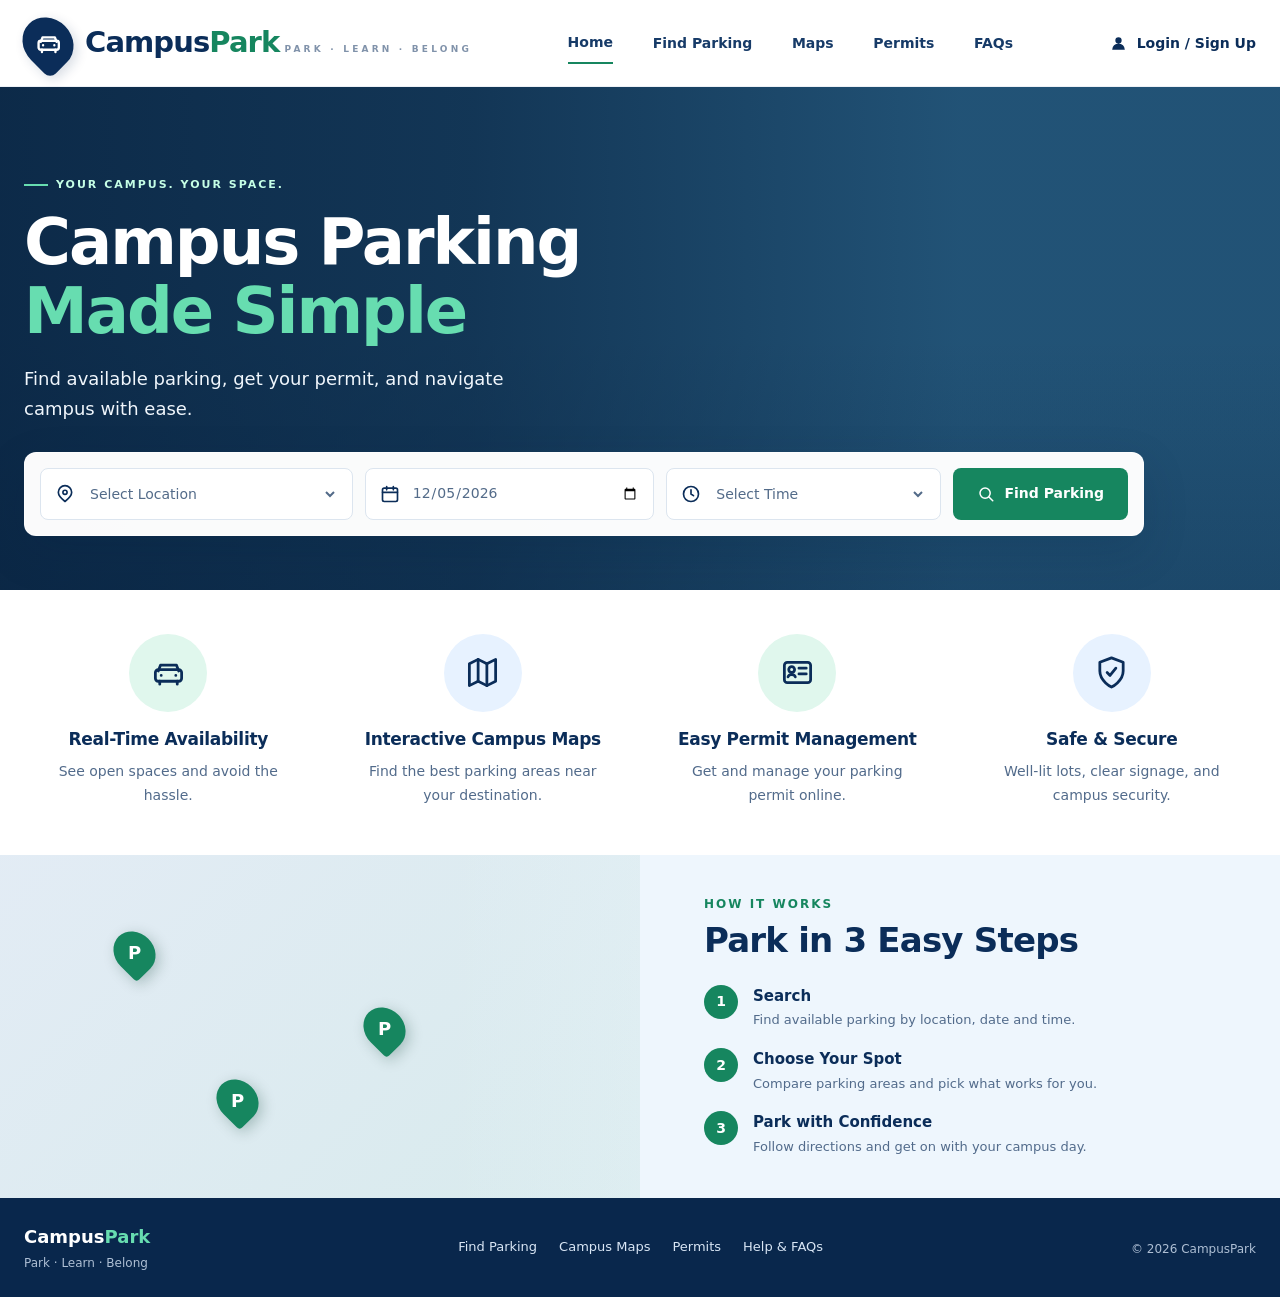
<file: index.html>
<!DOCTYPE html>
<html lang="en">
<head>
  <meta charset="UTF-8" />
  <meta name="viewport" content="width=device-width, initial-scale=1.0" />
  <meta name="description" content="Find campus parking, explore parking areas, and manage permits with CampusPark." />
  <title>CampusPark — Campus Parking Made Simple</title>
  <link rel="stylesheet" href="css/style.css">
</head>
<body>
  <header class="site-header">
    <div class="container nav">
      <a class="brand" href="#home" aria-label="CampusPark home">
        <span class="brand-mark" aria-hidden="true">
          <svg viewBox="0 0 24 24" fill="none" stroke="currentColor" stroke-width="2.1" stroke-linecap="round" stroke-linejoin="round"><path d="M5 11l1.5-4h11L19 11"/><rect x="3" y="10" width="18" height="8" rx="2"/><path d="M6 18v2m12-2v2M7 14h.01M17 14h.01"/></svg>
        </span>
        <span>
          <span class="brand-name">Campus<span>Park</span></span>
          <span class="tagline">PARK · LEARN · BELONG</span>
        </span>
      </a>

      <button class="menu-toggle" id="menuToggle" aria-label="Open navigation" aria-expanded="false">☰</button>
      <nav class="nav-links" id="navLinks" aria-label="Main navigation">
        <a class="active" href="#home">Home</a>
        <a href="#find-parking">Find Parking</a>
        <a href="#campus-maps">Maps</a>
        <a href="#permits">Permits</a>
        <a href="#faqs">FAQs</a>
      </nav>
      <a class="login-link" href="#login" aria-label="Login or sign up">
        <svg viewBox="0 0 24 24" aria-hidden="true"><path d="M12 12a4 4 0 1 0 0-8 4 4 0 0 0 0 8Zm-8 8a8 8 0 0 1 16 0H4Z"/></svg>
        Login / Sign Up
      </a>
    </div>
  </header>

  <main>
    <section class="hero" id="home">
      <div class="container hero-content">
        <div class="eyebrow">Your campus. Your space.</div>
        <h1>Campus Parking <span>Made Simple</span></h1>
        <p class="hero-copy">Find available parking, get your permit, and navigate campus with ease.</p>

        <form class="search-panel" id="parkingSearch">
          <label class="field">
            <svg viewBox="0 0 24 24" fill="none" stroke="currentColor" stroke-width="2" stroke-linecap="round" stroke-linejoin="round" aria-hidden="true"><path d="M20 10c0 5-8 11-8 11S4 15 4 10a8 8 0 1 1 16 0Z"/><circle cx="12" cy="10" r="2.5"/></svg>
            <select id="location" aria-label="Select parking location" required>
              <option value="">Select Location</option>
              <option>Boys Studio - 12</option>
              <option>Civil Engineering</option>
              <option>Boys Hostel - 3</option>
              <option>Archetecture Building</option>
              <option>Admission block</option>
              <option>Boys Studio - 11</option>
            </select>
          </label>
          <label class="field">
            <svg viewBox="0 0 24 24" fill="none" stroke="currentColor" stroke-width="2" stroke-linecap="round" stroke-linejoin="round" aria-hidden="true"><rect x="3" y="5" width="18" height="16" rx="2"/><path d="M16 3v4M8 3v4M3 10h18"/></svg>
            <input id="date" type="date" aria-label="Select date" required />
          </label>
          <label class="field">
            <svg viewBox="0 0 24 24" fill="none" stroke="currentColor" stroke-width="2" stroke-linecap="round" stroke-linejoin="round" aria-hidden="true"><circle cx="12" cy="12" r="9"/><path d="M12 7v5l3 2"/></svg>
            <select id="time" aria-label="Select time" required>
              <option value="">Select Time</option>
              <option>7:00 AM</option><option>8:00 AM</option><option>9:00 AM</option>
              <option>10:00 AM</option><option>11:00 AM</option><option>12:00 PM</option>
              <option>1:00 PM</option><option>2:00 PM</option><option>3:00 PM</option>
              <option>4:00 PM</option><option>5:00 PM</option><option>6:00 PM</option>
            </select>
          </label>
          <button class="search-button" type="submit">
            <svg viewBox="0 0 24 24" fill="none" stroke="currentColor" stroke-width="2" stroke-linecap="round"><circle cx="10.8" cy="10.8" r="6.8"/><path d="m16 16 5 5"/></svg>
            Find Parking
          </button>
        </form>
        <div class="notice" id="searchNotice" role="status" aria-live="polite"></div>
      </div>
    </section>

    <section class="features" aria-label="CampusPark features">
      <div class="container feature-grid">
        <article class="feature">
          <div class="feature-icon">
            <svg viewBox="0 0 24 24" fill="none" stroke-width="1.9" stroke-linecap="round" stroke-linejoin="round"><path d="m5 11 1.5-4h11L19 11"/><rect x="3" y="10" width="18" height="8" rx="2"/><path d="M6 18v2m12-2v2M7 14h.01M17 14h.01"/></svg>
          </div>
          <h2>Real-Time Availability</h2>
          <p>See open spaces and avoid the hassle.</p>
        </article>
        <article class="feature" id="campus-maps">
          <div class="feature-icon">
            <svg viewBox="0 0 24 24" fill="none" stroke-width="1.9" stroke-linecap="round" stroke-linejoin="round"><path d="m3 6 6-3 6 3 6-3v15l-6 3-6-3-6 3V6Z"/><path d="M9 3v15m6-12v15"/></svg>
          </div>
          <h2>Interactive Campus Maps</h2>
          <p>Find the best parking areas near your destination.</p>
        </article>
        <article class="feature" id="permits">
          <div class="feature-icon">
            <svg viewBox="0 0 24 24" fill="none" stroke-width="1.9" stroke-linecap="round" stroke-linejoin="round"><rect x="3" y="5" width="18" height="14" rx="2"/><circle cx="8" cy="10" r="2"/><path d="M5.5 15c.7-2 4.3-2 5 0M13 9h5m-5 4h5"/></svg>
          </div>
          <h2>Easy Permit Management</h2>
          <p>Get and manage your parking permit online.</p>
        </article>
        <article class="feature">
          <div class="feature-icon">
            <svg viewBox="0 0 24 24" fill="none" stroke-width="1.9" stroke-linecap="round" stroke-linejoin="round"><path d="M12 22s8-4 8-11V5l-8-3-8 3v6c0 7 8 11 8 11Z"/><path d="m9 12 2 2 4-5"/></svg>
          </div>
          <h2>Safe &amp; Secure</h2>
          <p>Well-lit lots, clear signage, and campus security.</p>
        </article>
      </div>
    </section>

    <section class="how-section" id="faqs">
      <div class="how-grid">
        <div class="map-art" role="img" aria-label="Aerial view of a university campus with parking locations">
          <span class="map-pin pin-one"><span>P</span></span>
          <span class="map-pin pin-two"><span>P</span></span>
          <span class="map-pin pin-three"><span>P</span></span>
        </div>
        <div class="how-content">
          <p class="section-label">HOW IT WORKS</p>
          <h2>Park in 3 Easy Steps</h2>
          <div class="steps">
            <article class="step">
              <span class="step-number">1</span>
              <div><h3>Search</h3><p>Find available parking by location, date and time.</p></div>
            </article>
            <article class="step">
              <span class="step-number">2</span>
              <div><h3>Choose Your Spot</h3><p>Compare parking areas and pick what works for you.</p></div>
            </article>
            <article class="step">
              <span class="step-number">3</span>
              <div><h3>Park with Confidence</h3><p>Follow directions and get on with your campus day.</p></div>
            </article>
          </div>
        </div>
      </div>
    </section>
  </main>

  <footer id="login">
    <div class="container footer-inner">
      <div>
        <a href="#home" class="footer-brand">Campus<span>Park</span></a>
        <p>Park · Learn · Belong</p>
      </div>
      <nav class="footer-links" aria-label="Footer navigation">
        <a href="#find-parking">Find Parking</a>
        <a href="#campus-maps">Campus Maps</a>
        <a href="#permits">Permits</a>
        <a href="#faqs">Help &amp; FAQs</a>
      </nav>
      <p>© <span id="year"></span> CampusPark</p>
    </div>
  </footer>

  <script>
    const menuToggle = document.getElementById('menuToggle');
    const navLinks = document.getElementById('navLinks');
    menuToggle.addEventListener('click', () => {
      const open = navLinks.classList.toggle('open');
      menuToggle.setAttribute('aria-expanded', String(open));
      menuToggle.setAttribute('aria-label', open ? 'Close navigation' : 'Open navigation');
      menuToggle.textContent = open ? '×' : '☰';
    });

    // Set today's date as the earliest selectable day.
    const dateInput = document.getElementById('date');
    const today = new Date();
    const localToday = new Date(today.getTime() - today.getTimezoneOffset() * 60000).toISOString().slice(0, 10);
    dateInput.min = localToday;
    dateInput.value = localToday;
    document.getElementById('year').textContent = new Date().getFullYear();

    document.getElementById('parkingSearch').addEventListener('submit', (event) => {
      event.preventDefault();
      const location = document.getElementById('location').value;
      const date = dateInput.value;
      const time = document.getElementById('time').value;


      // console.log(location)
      if (location === "Boys Studio - 12") { 
        window.location.href = "pages/BH_12.html"

      }
      else if (location === "Civil Engineering") {
        window.location.href = "pages/Civil_Engineering.html"
      }
      else if (location === "Boys Hostel - 3") {
        window.location.href = "pages/BH_3.html"
      }
      else if (location === "Archetecture Building") {
        window.location.href = "pages/Archetecture_building.html"
      }
      else if (location === "Admission block") {
        window.location.href = "pages/Admission_block.html"
      }
      else if (location === "Boys Studio - 11") {
        window.location.href = "pages/BH_11.html"
      }
    });
      // const notice = document.getElementById('searchNotice');
      // notice.textContent = `Search ready for ${location} on ${date} at ${time}. Connect a parking availability system to show live spaces and reservations.`;
      // notice.classList.add('show');
      // notice.scrollIntoView({ behavior: 'smooth', block: 'nearest' });
    // });

    // const parking_place = document.querySelector(".search-button");
    // parking_place.addEventListener("click", function() {
  </script>
</body>
</html>
</file>
<file: css/style.css>
:root {
    --navy: #0b2d59;
    --navy-2: #123d70;
    --green: #16865f;
    --mint: #67ddb0;
    --ink: #16365e;
    --muted: #526b8b;
    --line: #dce5ef;
    --pale-blue: #eef6fd;
    --pale-green: #e0f7ed;
    --white: #fff;
    --shadow: 0 16px 45px rgba(7, 35, 71, .16);
}

* {
    box-sizing: border-box;
}

html {
    scroll-behavior: smooth;
}

body {
    margin: 0;
    color: var(--ink);
    background: #fff;
    font-family: Inter, ui-sans-serif, system-ui, -apple-system, BlinkMacSystemFont, "Segoe UI", sans-serif;
    line-height: 1.5;
}

a {
    color: inherit;
    text-decoration: none;
}

button,
input,
select {
    font: inherit;
}

button,
a,
select {
    -webkit-tap-highlight-color: transparent;
}

.container {
    width: min(1320px, calc(100% - 48px));
    margin-inline: auto;
}

/* Header */
.site-header {
    position: relative;
    z-index: 5;
    background: rgba(255, 255, 255, .97);
    border-bottom: 1px solid #edf1f6;
}

.nav {
    min-height: 86px;
    display: flex;
    align-items: center;
    justify-content: space-between;
    gap: 28px;
}

.brand {
    display: inline-flex;
    align-items: center;
    gap: 13px;
    flex-shrink: 0;
}

.brand-mark {
    width: 48px;
    height: 54px;
    display: grid;
    place-items: center;
    color: white;
    background: var(--navy);
    border-radius: 50% 50% 50% 8px;
    transform: rotate(-45deg);
    box-shadow: 0 5px 12px rgba(11, 45, 89, .16);
}

.brand-mark svg {
    width: 27px;
    height: 27px;
    transform: rotate(45deg);
}

.brand-name {
    color: var(--navy);
    font-weight: 800;
    font-size: 29px;
    letter-spacing: -.9px;
    line-height: 1.05;
}

.brand-name span {
    color: var(--green);
}

.tagline {
    margin-top: 6px;
    color: #8092aa;
    font-size: 9px;
    font-weight: 800;
    letter-spacing: 3.2px;
}

.nav-links {
    display: flex;
    align-items: center;
    gap: clamp(20px, 3.1vw, 48px);
}

.nav-links a {
    font-size: 14px;
    font-weight: 600;
    color: #173b68;
    padding: 9px 0;
}

.nav-links a.active {
    border-bottom: 2px solid var(--green);
}

.nav-links a:hover {
    color: var(--green);
}

.login-link {
    display: inline-flex;
    align-items: center;
    gap: 9px;
    white-space: nowrap;
    font-size: 14px;
    font-weight: 700;
    color: var(--navy);
}

.login-link svg {
    width: 19px;
    height: 19px;
    fill: currentColor;
}

.menu-toggle {
    display: none;
    border: 0;
    background: transparent;
    color: var(--navy);
    font-size: 27px;
    cursor: pointer;
}

/* Hero */
.hero {
    min-height: 485px;
    position: relative;
    isolation: isolate;
    display: flex;
    align-items: flex-start;
    overflow: hidden;
    background: #24577b;
    color: #fff;
}

.hero::before {
    content: "";
    position: absolute;
    inset: 0;
    z-index: -2;
    background:
        linear-gradient(90deg, rgba(6, 30, 59, .79) 0%, rgba(6, 30, 59, .58) 37%, rgba(6, 30, 59, .08) 75%),
        linear-gradient(0deg, rgba(6, 30, 59, .20), transparent 50%),
        url("https://images.unsplash.com/photo-1562774053-701939374585?auto=format&fit=crop&w=2200&q=85") center 52% / cover no-repeat;
}

.hero-content {
    padding-top: 82px;
    padding-bottom: 54px;
}

.eyebrow {
    display: inline-flex;
    align-items: center;
    gap: 8px;
    font-size: 11px;
    font-weight: 800;
    letter-spacing: 2px;
    text-transform: uppercase;
    color: #c5ffe6;
    margin-bottom: 15px;
}

.eyebrow::before {
    content: "";
    width: 24px;
    height: 2px;
    background: var(--mint);
}

h1 {
    margin: 0;
    max-width: 670px;
    font-size: clamp(42px, 5vw, 66px);
    line-height: 1.08;
    letter-spacing: -2px;
    font-weight: 850;
}

h1 span {
    display: block;
    color: var(--mint);
}

.hero-copy {
    max-width: 480px;
    margin: 18px 0 28px;
    color: #f0f6fc;
    font-size: 18px;
    line-height: 1.65;
}

.search-panel {
    display: grid;
    grid-template-columns: 1.08fr 1fr .95fr auto;
    gap: 12px;
    width: min(1120px, 100%);
    padding: 15px;
    background: rgba(255, 255, 255, .98);
    border: 1px solid rgba(255, 255, 255, .65);
    border-radius: 12px;
    box-shadow: var(--shadow);
}

.field {
    display: flex;
    align-items: center;
    gap: 11px;
    min-width: 0;
    height: 52px;
    padding: 0 14px;
    color: var(--navy);
    background: #fff;
    border: 1px solid var(--line);
    border-radius: 8px;
}

.field svg {
    width: 20px;
    height: 20px;
    flex-shrink: 0;
}

.field select,
.field input {
    width: 100%;
    min-width: 0;
    color: #536b89;
    background: transparent;
    border: 0;
    outline: 0;
    font-size: 14px;
}

.field select {
    cursor: pointer;
}

.search-button {
    display: inline-flex;
    align-items: center;
    justify-content: center;
    gap: 9px;
    min-height: 52px;
    padding: 0 24px;
    border: 0;
    border-radius: 8px;
    background: var(--green);
    color: white;
    font-size: 14px;
    font-weight: 800;
    cursor: pointer;
    transition: background .2s, transform .2s;
}

.search-button:hover {
    background: #0f704e;
    transform: translateY(-1px);
}

.search-button svg {
    width: 18px;
    height: 18px;
}

/* Feature strip */
.features {
    padding: 42px 0 45px;
    background: #fff;
}

.feature-grid {
    display: grid;
    grid-template-columns: repeat(4, 1fr);
    gap: 26px;
}

.feature {
    text-align: center;
    padding: 2px 18px;
}

.feature-icon {
    width: 78px;
    height: 78px;
    margin: 0 auto 15px;
    display: grid;
    place-items: center;
    border-radius: 50%;
    color: var(--navy);
    background: var(--pale-green);
}

.feature:nth-child(even) .feature-icon {
    background: #e7f2ff;
}

.feature-icon svg {
    width: 35px;
    height: 35px;
    stroke: currentColor;
}

.feature h2 {
    margin: 0 0 8px;
    color: var(--navy);
    font-size: 17px;
    letter-spacing: -.3px;
}

.feature p {
    max-width: 245px;
    margin: 0 auto;
    color: var(--muted);
    font-size: 14px;
    line-height: 1.7;
}

/* How it works */
.how-section {
    background: var(--pale-blue);
}

.how-grid {
    display: grid;
    grid-template-columns: 1fr 1fr;
    min-height: 330px;
}

.map-art {
    min-height: 330px;
    position: relative;
    overflow: hidden;
    background:
        linear-gradient(135deg, rgba(11, 45, 89, .05), rgba(22, 134, 95, .1)),
        url("https://images.unsplash.com/photo-1564981797816-1043664bf78d?auto=format&fit=crop&w=1200&q=85") center / cover no-repeat;
}

.map-art::after {
    content: "";
    position: absolute;
    inset: 0;
    background: linear-gradient(90deg, transparent 70%, rgba(238, 246, 253, .25));
}

.map-pin {
    position: absolute;
    z-index: 1;
    width: 39px;
    height: 45px;
    display: grid;
    place-items: center;
    background: var(--green);
    color: white;
    font-size: 18px;
    font-weight: 900;
    border-radius: 50% 50% 50% 4px;
    transform: rotate(-45deg);
    box-shadow: 0 5px 14px rgba(4, 55, 40, .25);
}

.map-pin span {
    transform: rotate(45deg);
}

.pin-one {
    top: 22%;
    left: 18%;
}

.pin-two {
    top: 44%;
    left: 57%;
}

.pin-three {
    top: 65%;
    left: 34%;
}

.how-content {
    padding: 40px clamp(30px, 5vw, 78px);
}

.section-label {
    margin: 0 0 7px;
    color: var(--green);
    font-size: 12px;
    font-weight: 850;
    letter-spacing: 2px;
}

.how-content h2 {
    margin: 0 0 24px;
    color: var(--navy);
    font-size: clamp(27px, 3vw, 34px);
    line-height: 1.2;
    letter-spacing: -.8px;
}

.steps {
    display: grid;
    gap: 17px;
}

.step {
    display: grid;
    grid-template-columns: 36px 1fr;
    align-items: start;
    gap: 13px;
}

.step-number {
    display: grid;
    place-items: center;
    width: 34px;
    height: 34px;
    border-radius: 50%;
    background: var(--green);
    color: white;
    font-size: 14px;
    font-weight: 800;
}

.step h3 {
    margin: 0 0 3px;
    color: var(--navy);
    font-size: 15px;
}

.step p {
    margin: 0;
    color: var(--muted);
    font-size: 13px;
    line-height: 1.6;
}

/* Footer */
footer {
    padding: 25px 0;
    color: #d9e6f5;
    background: #09274c;
}

.footer-inner {
    display: flex;
    justify-content: space-between;
    align-items: center;
    gap: 20px;
}

.footer-brand {
    color: white;
    font-weight: 800;
    font-size: 18px;
}

.footer-brand span {
    color: var(--mint);
}

footer p {
    margin: 4px 0 0;
    color: #aebfd4;
    font-size: 12px;
}

.footer-links {
    display: flex;
    flex-wrap: wrap;
    gap: 22px;
    color: #d9e6f5;
    font-size: 13px;
}

.footer-links a:hover {
    color: var(--mint);
}

.notice {
    display: none;
    margin-top: 12px;
    padding: 12px 15px;
    border-radius: 8px;
    background: #e5f7ee;
    color: #0b6244;
    font-size: 14px;
}

.notice.show {
    display: block;
}

@media (max-width: 980px) {
    .nav {
        min-height: 78px;
    }

    .brand-name {
        font-size: 25px;
    }

    .nav-links {
        gap: 18px;
    }

    .nav-links a,
    .login-link {
        font-size: 13px;
    }

    .search-panel {
        grid-template-columns: repeat(2, minmax(0, 1fr));
    }

    .search-button {
        grid-column: span 2;
    }

    .hero {
        min-height: 530px;
    }

    .hero-content {
        padding-top: 65px;
    }
}

@media (max-width: 720px) {
    .container {
        width: min(100% - 32px, 560px);
    }

    .nav {
        min-height: 72px;
        gap: 12px;
    }

    .brand-mark {
        width: 41px;
        height: 46px;
    }

    .brand-name {
        font-size: 23px;
    }

    .tagline {
        font-size: 8px;
        letter-spacing: 2.2px;
    }

    .menu-toggle {
        display: block;
        margin-left: auto;
    }

    .login-link {
        font-size: 0;
        gap: 0;
    }

    .login-link svg {
        width: 22px;
        height: 22px;
    }

    .nav-links {
        display: none;
        position: absolute;
        left: 0;
        right: 0;
        top: 72px;
        padding: 14px 24px 20px;
        background: white;
        border-top: 1px solid #edf1f6;
        box-shadow: 0 14px 22px rgba(8, 35, 67, .10);
        align-items: stretch;
        gap: 0;
    }

    .nav-links.open {
        display: flex;
        flex-direction: column;
    }

    .nav-links a {
        padding: 12px 0;
        font-size: 15px;
        border-bottom: 1px solid #f0f3f7;
    }

    .nav-links a.active {
        border-bottom: 1px solid #f0f3f7;
        color: var(--green);
    }

    .hero {
        min-height: 0;
    }

    .hero::before {
        background:
            linear-gradient(90deg, rgba(6, 30, 59, .83), rgba(6, 30, 59, .45)),
            url("https://images.unsplash.com/photo-1562774053-701939374585?auto=format&fit=crop&w=1200&q=80") center / cover no-repeat;
    }

    .hero-content {
        padding-top: 55px;
        padding-bottom: 34px;
    }

    h1 {
        font-size: clamp(40px, 11vw, 57px);
        letter-spacing: -1.5px;
    }

    .hero-copy {
        font-size: 16px;
        margin: 15px 0 23px;
    }

    .search-panel {
        grid-template-columns: 1fr;
        padding: 12px;
        gap: 9px;
    }

    .search-button {
        grid-column: auto;
    }

    .features {
        padding: 32px 0;
    }

    .feature-grid {
        grid-template-columns: repeat(2, 1fr);
        gap: 28px 12px;
    }

    .feature {
        padding: 0 5px;
    }

    .feature-icon {
        width: 66px;
        height: 66px;
    }

    .feature-icon svg {
        width: 30px;
        height: 30px;
    }

    .feature h2 {
        font-size: 15px;
    }

    .feature p {
        font-size: 13px;
    }

    .how-grid {
        grid-template-columns: 1fr;
    }

    .map-art {
        min-height: 230px;
    }

    .how-content {
        padding: 32px 24px 38px;
    }

    .footer-inner {
        align-items: flex-start;
        flex-direction: column;
    }

    .footer-links {
        gap: 15px;
    }
}

@media (prefers-reduced-motion: reduce) {
    html {
        scroll-behavior: auto;
    }

    *,
    *::before,
    *::after {
        transition-duration: .01ms !important;
    }
}
</file>
